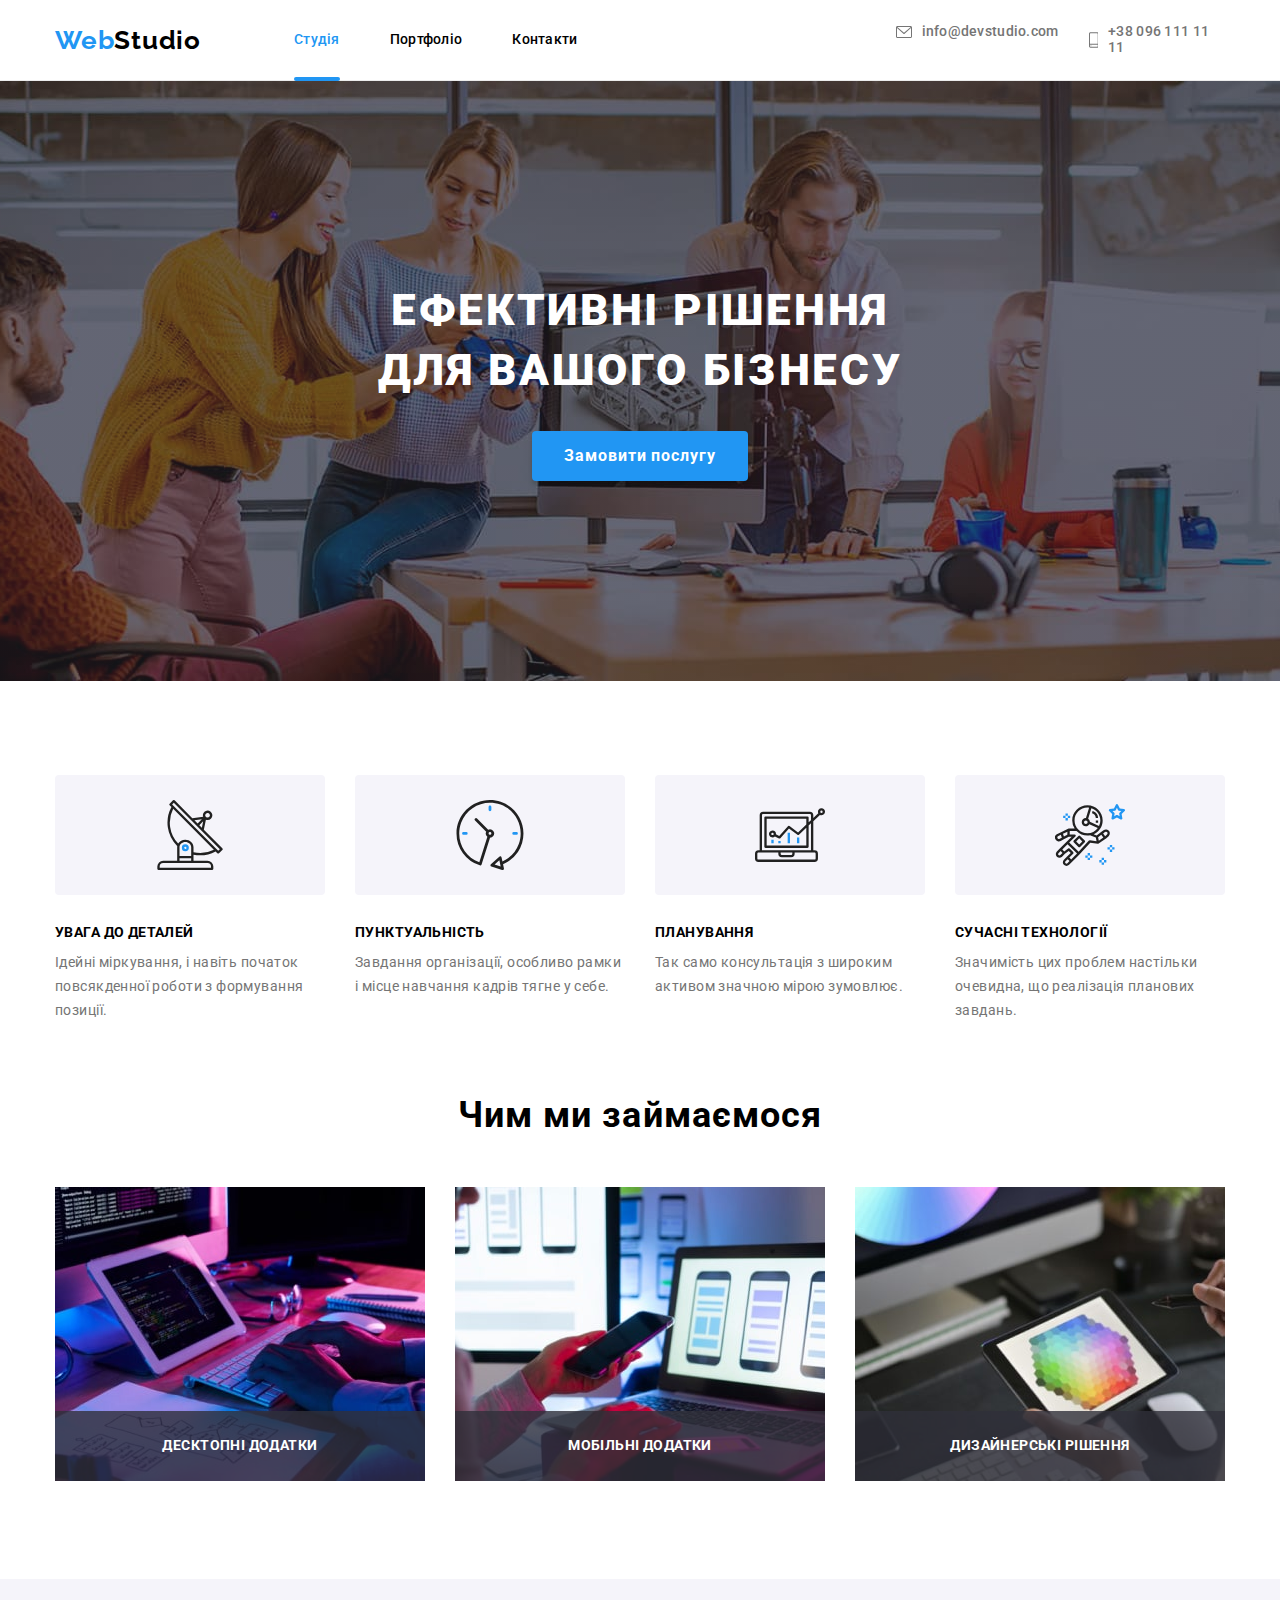
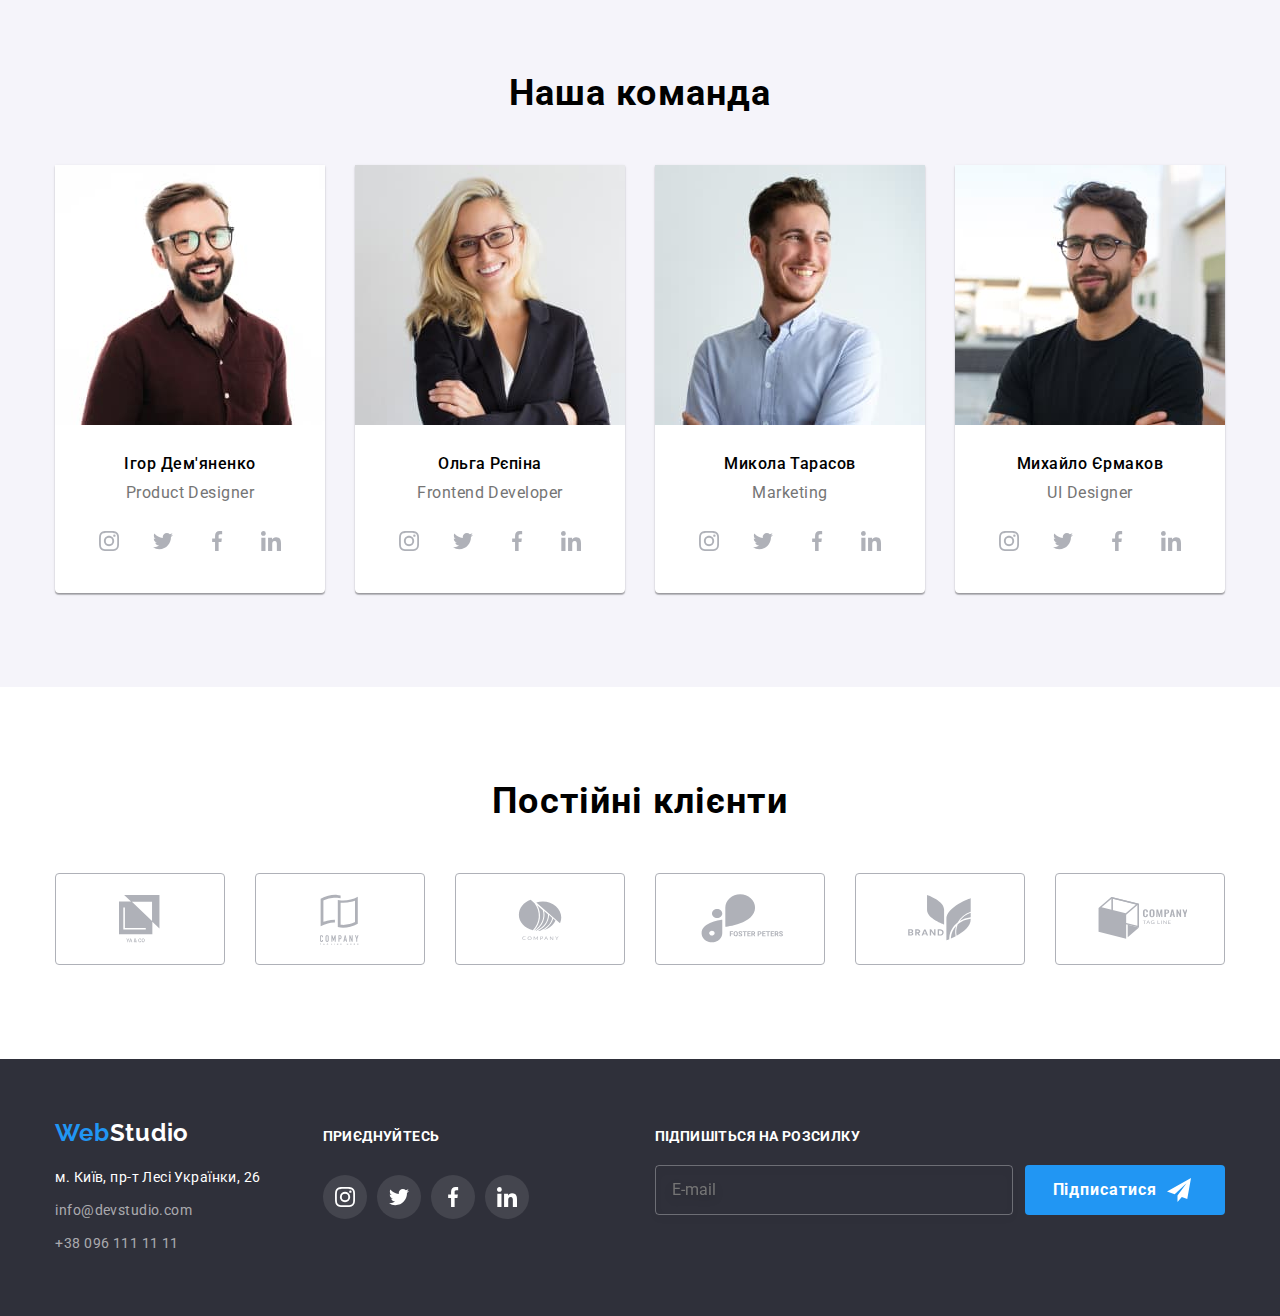
<file: index.html>
<!DOCTYPE html>
<html lang="uk">
  <head>
    <meta charset="UTF-8" />
    <meta http-equiv="X-UA-Compatible" content="IE=edge" />
    <meta name="viewport" content="width=device-width, initial-scale=1.0"/>
    <title>WebStudio</title>
    <link rel="preconnect" href="https://fonts.googleapis.com"/>
    <link rel="preconnect" href="https://fonts.gstatic.com" crossorigin/>
    <link
      href="https://fonts.googleapis.com/css2?family=Raleway:wght@700&family=Roboto:wght@400;500;700;900&display=swap"
      rel="stylesheet"/>
    <link
      rel="stylesheet"
      href="https://cdnjs.cloudflare.com/ajax/libs/modern-normalize/1.1.0/modern-normalize.min.css"/>
    <link rel="stylesheet" href="./css/main.min.css"/>
  </head>
  <body>
    <!-- Блок хедер -->
    <header class="page-header">
      <div class="main-nav container">
        <a href="./index.html" class="logo page-header__logo"><span class="logo">Web</span>Studio</a>
        <button
          type="button"
          class="menu-button"
          aria-expanded="false"
          aria-controls="menu-container"
          data-menu-button>
          <svg width="40" height="40" aria-label="Перемикач мобільного меню">
            <use class="icon-menu" href="./img/icons.svg#icon-menu"></use>
            <use class="icon-cross" href="./img/icons.svg#icon-cross"></use>
          </svg>
        </button>
        <nav class="header__nav">
          <ul class="site-nav marker">
            <li class="site-nav__item"><a href="" class="site-nav__link current">Студія</a></li>
            <li class="site-nav__item"><a href="./portfolio.html" class="site-nav__link">Портфоліо</a></li>
            <li class="site-nav__item"><a href="" class="site-nav__link">Контакти</a></li>
          </ul>
        </nav>
        <ul class="contacts marker">
          <li class="contacts__item">
            <a href="mailto:info@devstudio.com" class="contacts__list">
              <svg class="contacts__icon envelope" width="16" height="12">
                <use href="./img/icons.svg#icon-envelope"></use>
              </svg>
              info@devstudio.com</a>
          </li>
          <li class="contacts__item">
            <a href="tel:+380961111111" class="contacts__list">
              <svg class="contacts__icon smartphone" width="10" height="16">
                <use href="./img/icons.svg#icon-smartphone"></use></svg>
              +38 096 111 11 11</a>
          </li>
        </ul>
      </div>

      <div class="mobile-menu container" id="menu-container" data-menu>
        <nav class="mobile-menu__nav">
          <ul class="mobile-menu__list">
            <li class="mobile-menu__list-item">
              <a href="" class="mobile-menu__list-link current">Студія</a>
            </li>
            <li class="mobile-menu__list-item">
              <a href="./portfolio.html" class="mobile-menu__list-link">Портфоліо</a>
            </li>
            <li class="mobile-menu__list-item">
              <a href="" class="mobile-menu__list-link">Контакти</a>
            </li>
          </ul>
        </nav>
        <div class="mobile-menu__contacts">
          <ul class="mobile-contacts">
            <li class="mobile-contacts__item">
              <a href="tel:+380961111111" class="mobile-contacts__list--numbers"
                >+38 096 111 11 11</a>
            </li>
            <li class="mobile-contacts__item">
              <a href="mailto:info@devstudio.com" class="mobile-contacts__list--mail"
                >info@devstudio.com</a>
            </li>
          </ul>
          <ul class="soc-link__mobile">
            <li class="soc-link__item"><a href="" class="soc-link__link">Instagram</a></li>
            <li class="soc-link__item"><a href="" class="soc-link__link">Twitter</a></li>
            <li class="soc-link__item"><a href="" class="soc-link__link">Facebook</a></li>
            <li class="soc-link__item"><a href="" class="soc-link__link">LinkedIn</a></li>
          </ul>
        </div>
      </div>
    </header>
    <main>
      <!-- Герой -->
      <section class="hero">
        <div class="container">
          <h1 class="hero__title">Ефективні рішення для вашого бізнесу</h1>
          <button type="button" class="hero__btn" data-modal-open>Замовити послугу</button>
        </div>
      </section>
      <!-- Особливості -->
      <div class="container">
        <section class="features-section">
          <h2 hidden>Особливості</h2>
          <ul class="features marker">
            <li>
              <div class="features__svg">
                <svg width="70" height="70">
                  <use href="./img/icons.svg#icon-antenna"></use>
                </svg>
              </div>
              <h3 class="features__title">УВАГА ДО ДЕТАЛЕЙ</h3>
              <p class="features__text">
                Ідейні міркування, і навіть початок повсякденної роботи з формування позиції.
              </p>
            </li>
            <li>
              <div class="features__svg">
                <svg width="70" height="70">
                  <use href="./img/icons.svg#icon-clock"></use>
                </svg>
              </div>
              <h3 class="features__title">ПУНКТУАЛЬНІСТЬ</h3>
              <p class="features__text">
                Завдання організації, особливо рамки і місце навчання кадрів тягне у себе.
              </p>
            </li>
            <li>
              <div class="features__svg">
                <svg width="70" height="70">
                  <use href="./img/icons.svg#icon-diagram"></use>
                </svg>
              </div>
              <h3 class="features__title">ПЛАНУВАННЯ</h3>
              <p class="features__text">
                Так само консультація з широким активом значною мірою зумовлює.
              </p>
            </li>
            <li>
              <div class="features__svg">
                <svg width="70" height="70">
                  <use href="./img/icons.svg#icon-astronaut"></use>
                </svg>
              </div>
              <h3 class="features__title">СУЧАСНІ ТЕХНОЛОГІЇ</h3>
              <p class="features__text">
                Значимість цих проблем настільки очевидна, що реалізація планових завдань.
              </p>
            </li>
          </ul>
        </section>
      </div>
      <!-- Чим ми займаємось -->
      <section class="activity-section">
        <div class="container">
          <h2 class="activity__title">Чим ми займаємося</h2>
          <ul class="activity marker">
            <li>
              <div class="activity__work-thumb">
                <a href=""><img src="./img/box_1.jpg" alt="людина друкує на клавіатурі" width="370"/></a>
                <p class="activity__work-text">Десктопні додатки</p>
              </div>
            </li>
            <li>
              <div class="activity__work-thumb">
                <a href=""><img src="./img/box_2.jpg" alt="телефон і ноутбук" width="370"/></a>
                <p class="activity__work-text">Мобільні додатки</p>
              </div>
            </li>
            <li>
              <div class="activity__work-thumb">
                <a href=""><img src="./img/box_3.jpg" alt="малювання на планшеті" width="370"/></a>
                <p class="activity__work-text">Дизайнерські рішення</p>
              </div>
            </li>
          </ul>
        </div>
      </section>
      <!-- Наша команда -->
      <section class="team__section">
        <div class="team__box container">
          <h2 class="team__title">Наша команда</h2>
          <ul class="team marker">
            <li class="team-card">
              <picture>
                <source
                  srcset="./img/igor_desc.jpg 1x, ./img/igor_desc_2x.jpg 2x"
                  media="(min-width: 1200px)"
                />
                <source
                  srcset="./img/igor_tab.jpg 1x, ./img/igor_tab_2x.jpg 2x"
                  media="(min-width: 768px)"
                />
                <source
                  srcset="./img/igor_mob.jpg 1x, ./img/igor_mob_2x.jpg 2x"
                  media="(max-width: 767px)"
                />
                <img src="./img/igor_mob.jpg" alt="чоловік в окулярах" width="270"/>
              </picture>
              <h3 class="team-card__name">Ігор Дем'яненко</h3>
              <p class="team-card__role">Product Designer</p>
              <ul class="team-card__soc-list marker">
                <li class="team-card__soc-items">
                  <a href="#" class="team-card__soc-link">
                    <svg class="team-card__soc-icons" width="20" height="20">
                      <use href="./img/icons.svg#icon-instagram"></use>
                    </svg>
                  </a>
                </li>
                <li class="team-card__soc-items">
                  <a href="#" class="team-card__soc-link">
                    <svg class="team-card__soc-icons" width="20" height="20">
                      <use href="./img/icons.svg#icon-twitter"></use>
                    </svg>
                  </a>
                </li>
                <li class="team-card__soc-items">
                  <a href="#" class="team-card__soc-link">
                    <svg class="team-card__soc-icons" width="20" height="20">
                      <use href="./img/icons.svg#icon-facebook"></use>
                    </svg>
                  </a>
                </li>
                <li class="team-card__soc-items">
                  <a href="#" class="team-card__soc-link">
                    <svg class="team-card__soc-icons" width="20" height="20">
                      <use href="./img/icons.svg#icon-linkedin"></use>
                    </svg>
                  </a>
                </li>
              </ul>
            </li>
            <li class="team-card">
              <picture>
                <source
                  srcset="./img/olga_desc.jpg 1x, ./img/olga_desc_2x.jpg 2x"
                  media="(min-width: 1200px)"
                />
                <source
                  srcset="./img/olga_tab.jpg 1x, ./img/olga_tab_2x.jpg 2x"
                  media="(min-width: 768px)"
                />
                <source
                  srcset="./img/olga_mob.jpg 1x, ./img/olga_mob_2x.jpg 2x"
                  media="(max-width: 767px)"
                />
                <img src="./img/olga_mob.jpg" alt="жінка в костюмі" width="270"/>
              </picture>
              <h3 class="team-card__name">Ольга Рєпіна</h3>
              <p class="team-card__role">Frontend Developer</p>
              <ul class="team-card__soc-list marker">
                <li class="team-card__soc-items">
                  <a href="#" class="team-card__soc-link">
                    <svg class="team-card__soc-icons" width="20" height="20">
                      <use href="./img/icons.svg#icon-instagram"></use>
                    </svg>
                  </a>
                </li>
                <li class="team-card__soc-items">
                  <a href="#" class="team-card__soc-link">
                    <svg class="team-card__soc-icons" width="20" height="20">
                      <use href="./img/icons.svg#icon-twitter"></use>
                    </svg>
                  </a>
                </li>
                <li class="team-card__soc-items">
                  <a href="#" class="team-card__soc-link">
                    <svg class="team-card__soc-icons" width="20" height="20">
                      <use href="./img/icons.svg#icon-facebook"></use>
                    </svg>
                  </a>
                </li>
                <li class="team-card__soc-items">
                  <a href="#" class="team-card__soc-link">
                    <svg class="team-card__soc-icons" width="20" height="20">
                      <use href="./img/icons.svg#icon-linkedin"></use>
                    </svg>
                  </a>
                </li>
              </ul>
            </li>
            <li class="team-card">
              <picture>
                <source
                  srcset="./img/mykola_desc.jpg 1x, ./img/mykola_desc_2x.jpg 2x"
                  media="(min-width: 1200px)"
                />
                <source
                  srcset="./img/mykola_tab.jpg 1x, ./img/mykola_tab_2x.jpg 2x"
                  media="(min-width: 768px)"
                />
                <source
                  srcset="./img/mykola_mob.jpg 1x, ./img/mykola_mob_2x.jpg 2x"
                  media="(max-width: 767px)"
                />
                <img src="./img/mykola_mob.jpg" alt="усміхнений чоловік" width="270"/>
              </picture>
              <h3 class="team-card__name">Микола Тарасов</h3>
              <p class="team-card__role">Marketing</p>
              <ul class="team-card__soc-list marker">
                <li class="team-card__soc-items">
                  <a href="#" class="team-card__soc-link">
                    <svg class="team-card__soc-icons" width="20" height="20">
                      <use href="./img/icons.svg#icon-instagram"></use>
                    </svg>
                  </a>
                </li>
                <li class="team-card__soc-items">
                  <a href="#" class="team-card__soc-link">
                    <svg class="team-card__soc-icons" width="20" height="20">
                      <use href="./img/icons.svg#icon-twitter"></use>
                    </svg>
                  </a>
                </li>
                <li class="team-card__soc-items">
                  <a href="#" class="team-card__soc-link">
                    <svg class="team-card__soc-icons" width="20" height="20">
                      <use href="./img/icons.svg#icon-facebook"></use>
                    </svg>
                  </a>
                </li>
                <li class="team-card__soc-items">
                  <a href="#" class="team-card__soc-link">
                    <svg class="team-card__soc-icons" width="20" height="20">
                      <use href="./img/icons.svg#icon-linkedin"></use>
                    </svg>
                  </a>
                </li>
              </ul>
            </li>
            <li class="team-card">
              <picture>
                <source
                  srcset="./img/myhailo_desc.jpg 1x, ./img/myhailo_desc_2x.jpg 2x"
                  media="(min-width: 1200px)"
                />
                <source
                  srcset="./img/myhailo_tab.jpg 1x, ./img/myhailo_tab_2x.jpg 2x"
                  media="(min-width: 768px)"
                />
                <source
                  srcset="./img/myhailo_mob.jpg 1x, ./img/myhailo_mob_2x.jpg 2x"
                  media="(max-width: 767px)"
                />
                <img src="./img/myhailo_mob.jpg" alt="чоловік в окулярах" width="270"/>
              </picture>
              <h3 class="team-card__name">Михайло Єрмаков</h3>
              <p class="team-card__role">UI Designer</p>
              <ul class="team-card__soc-list marker">
                <li class="team-card__soc-items">
                  <a href="#" class="team-card__soc-link">
                    <svg class="team-card__soc-icons" width="20" height="20">
                      <use href="./img/icons.svg#icon-instagram"></use>
                    </svg>
                  </a>
                </li>
                <li class="team-card__soc-items">
                  <a href="#" class="team-card__soc-link">
                    <svg class="team-card__soc-icons" width="20" height="20">
                      <use href="./img/icons.svg#icon-twitter"></use>
                    </svg>
                  </a>
                </li>
                <li class="team-card__soc-items">
                  <a href="#" class="team-card__soc-link">
                    <svg class="team-card__soc-icons" width="20" height="20">
                      <use href="./img/icons.svg#icon-facebook"></use>
                    </svg>
                  </a>
                </li>
                <li class="team-card__soc-items">
                  <a href="#" class="team-card__soc-link">
                    <svg class="team-card__soc-icons" width="20" height="20">
                      <use href="./img/icons.svg#icon-linkedin"></use>
                    </svg>
                  </a>
                </li>
              </ul>
            </li>
          </ul>
        </div>
      </section>
      <!-- Постійні клієнти -->
      <section class="client-section container">
        <h2 class="client-title">Постійні клієнти</h2>
        <ul class="client-list marker">
          <li class="client-item">
            <a href="#" class="client-link">
              <svg class="client-icon" width="42" height="48">
                <use href="./img/icons.svg#icon-first_logo"></use>
              </svg>
            </a>
          </li>
          <li class="client-item">
            <a href="#" class="client-link">
              <svg class="client-icon" width="40" height="53">
                <use href="./img/icons.svg#icon-second_logo"></use>
              </svg>
            </a>
          </li>
          <li class="client-item">
            <a href="#" class="client-link">
              <svg class="client-icon" width="44" height="42">
                <use href="./img/icons.svg#icon-third_logo"></use>
              </svg>
            </a>
          </li>
          <li class="client-item">
            <a href="#" class="client-link">
              <svg class="client-icon" width="89" height="49">
                <use href="./img/icons.svg#icon-fourth_logo"></use>
              </svg>
            </a>
          </li>
          <li class="client-item">
            <a href="#" class="client-link">
              <svg class="client-icon" width="66" height="48">
                <use href="./img/icons.svg#icon-fifth_logo"></use>
              </svg>
            </a>
          </li>
          <li class="client-item">
            <a href="#" class="client-link">
              <svg class="client-icon" width="94" height="44">
                <use href="./img/icons.svg#icon-six_logo"></use>
              </svg>
            </a>
          </li>
        </ul>
      </section>
    </main>
    <footer class="footer">
      <div class="address container">
        <div class="tablet-box">
          <div class="footer-address-box">
            <address>
              <a href="./index.html" class="logo-footer-main"
                >Web<span class="logo-footer">Studio</span></a
              >
              <p class="address-point">м. Київ, пр-т Лесі Українки, 26</p>
              <ul class="marker">
                <li class="foot-addr-item">
                  <a href="mailto:info@devstudio.com" class="contacts-list">info@devstudio.com</a>
                </li>
                <li class="foot-addr-item">
                  <a href="tel:+380961111111" class="contacts-list">+38 096 111 11 11</a>
                </li>
              </ul>
            </address>
          </div>

          <div class="footer-soc-box">
            <h3 class="footer-soc-title">Приєднуйтесь</h3>
            <ul class="footer-soc-list marker">
              <li class="footer-soc-items">
                <a href="#" class="footer-soc-link">
                  <svg class="footer-soc-icons" width="20" height="20">
                    <use href="./img/icons.svg#icon-instagram"></use>
                  </svg>
                </a>
              </li>
              <li class="footer-soc-items">
                <a href="#" class="footer-soc-link">
                  <svg class="footer-soc-icons" width="20" height="20">
                    <use href="./img/icons.svg#icon-twitter"></use>
                  </svg>
                </a>
              </li>
              <li class="footer-soc-items">
                <a href="#" class="footer-soc-link">
                  <svg class="footer-soc-icons" width="20" height="20">
                    <use href="./img/icons.svg#icon-facebook"></use>
                  </svg>
                </a>
              </li>
              <li class="footer-soc-items">
                <a href="#" class="footer-soc-link">
                  <svg class="footer-soc-icons" width="20" height="20">
                    <use href="./img/icons.svg#icon-linkedin"></use>
                  </svg>
                </a>
              </li>
            </ul>
          </div>
        </div>
        <form class="form-subscribe" autocomplete="off">
          <h3 class="label-subscribe">Підпишіться на розсилку</h3>
          <div class="subscribe-box">
            <label class="field-subscribe" for="footer-email">
              <input type="email" class="input-subscribe" name="email" placeholder="E-mail" id="footer-email"/>
            </label>
            <button type="submit" class="btn-subscribe">
              Підписатися
              <svg width="24" height="24" class="subscribe-icon">
                <use href="./img/icons.svg#icon-send"></use>
              </svg>
            </button>
          </div>
        </form>
      </div>
    </footer>
    <div class="backdrop is-hidden" data-modal>
      <div class="modal">
        <button type="button" class="modal-close" data-modal-close>
          <svg class="modal-close-btn" width="18" height="18">
            <use href="./img/icons.svg#icon-close-btn"></use>
          </svg>
        </button>
        <p class="modal-heading">Залиште свої дані, ми вам передзвонимо</p>
        <form action="defoult.html">
          <label for="name" class="modal-label">Ім'я</label>
          <div class="modal-input-group">
            <input type="text" class="modal-input" name="name" id="name"/>
            <svg class="modal-input-icon" width="18" height="18">
              <use href="./img/icons.svg#icon-person"></use>
            </svg>
          </div>
          <label for="tel" class="modal-label">Телефон</label>
          <div class="modal-input-group">
            <input type="tel" class="modal-input" name="tel" id="tel"/>
            <svg class="modal-input-icon" width="18" height="18">
              <use href="./img/icons.svg#icon-phone"></use>
            </svg>
          </div>
          <label for="email" class="modal-label">Пошта</label>
          <div class="modal-input-group">
            <input type="email" class="modal-input" name="email" id="email"/>
            <svg class="modal-input-icon" width="18" height="18">
              <use href="./img/icons.svg#icon-email"></use>
            </svg>
          </div>
          <div class="modal-input-group">
            <label for="comment" class="modal-label">Коментар</label>
            <textarea
              name="comment"
              id="comment"
              class="modal-text"
              placeholder="Введіть текст"
            ></textarea>
          </div>
          <input type="checkbox" id="checkbox" name="checkbox" class="modal-checkbox"/>
          <label for="checkbox" class="modal-checkbox-label">
            <span class="modal-check-icon">
              <svg width="16" height="15">
                <use href="./img/icons.svg#icon-check"></use></svg></span
            >Погоджуюся з розсилкою та приймаю
            <div>
              <a href="index.html" target="_blank" class="modal-link">Умови договору</a>
            </div>
          </label>
          <button type="submit" class="modal-btn">Відправити</button>
        </form>
      </div>
    </div>
    <script src="./js/modal.js"></script>
    <script src="./js/mobile-menu.js"></script>
  </body>
</html>
</file>
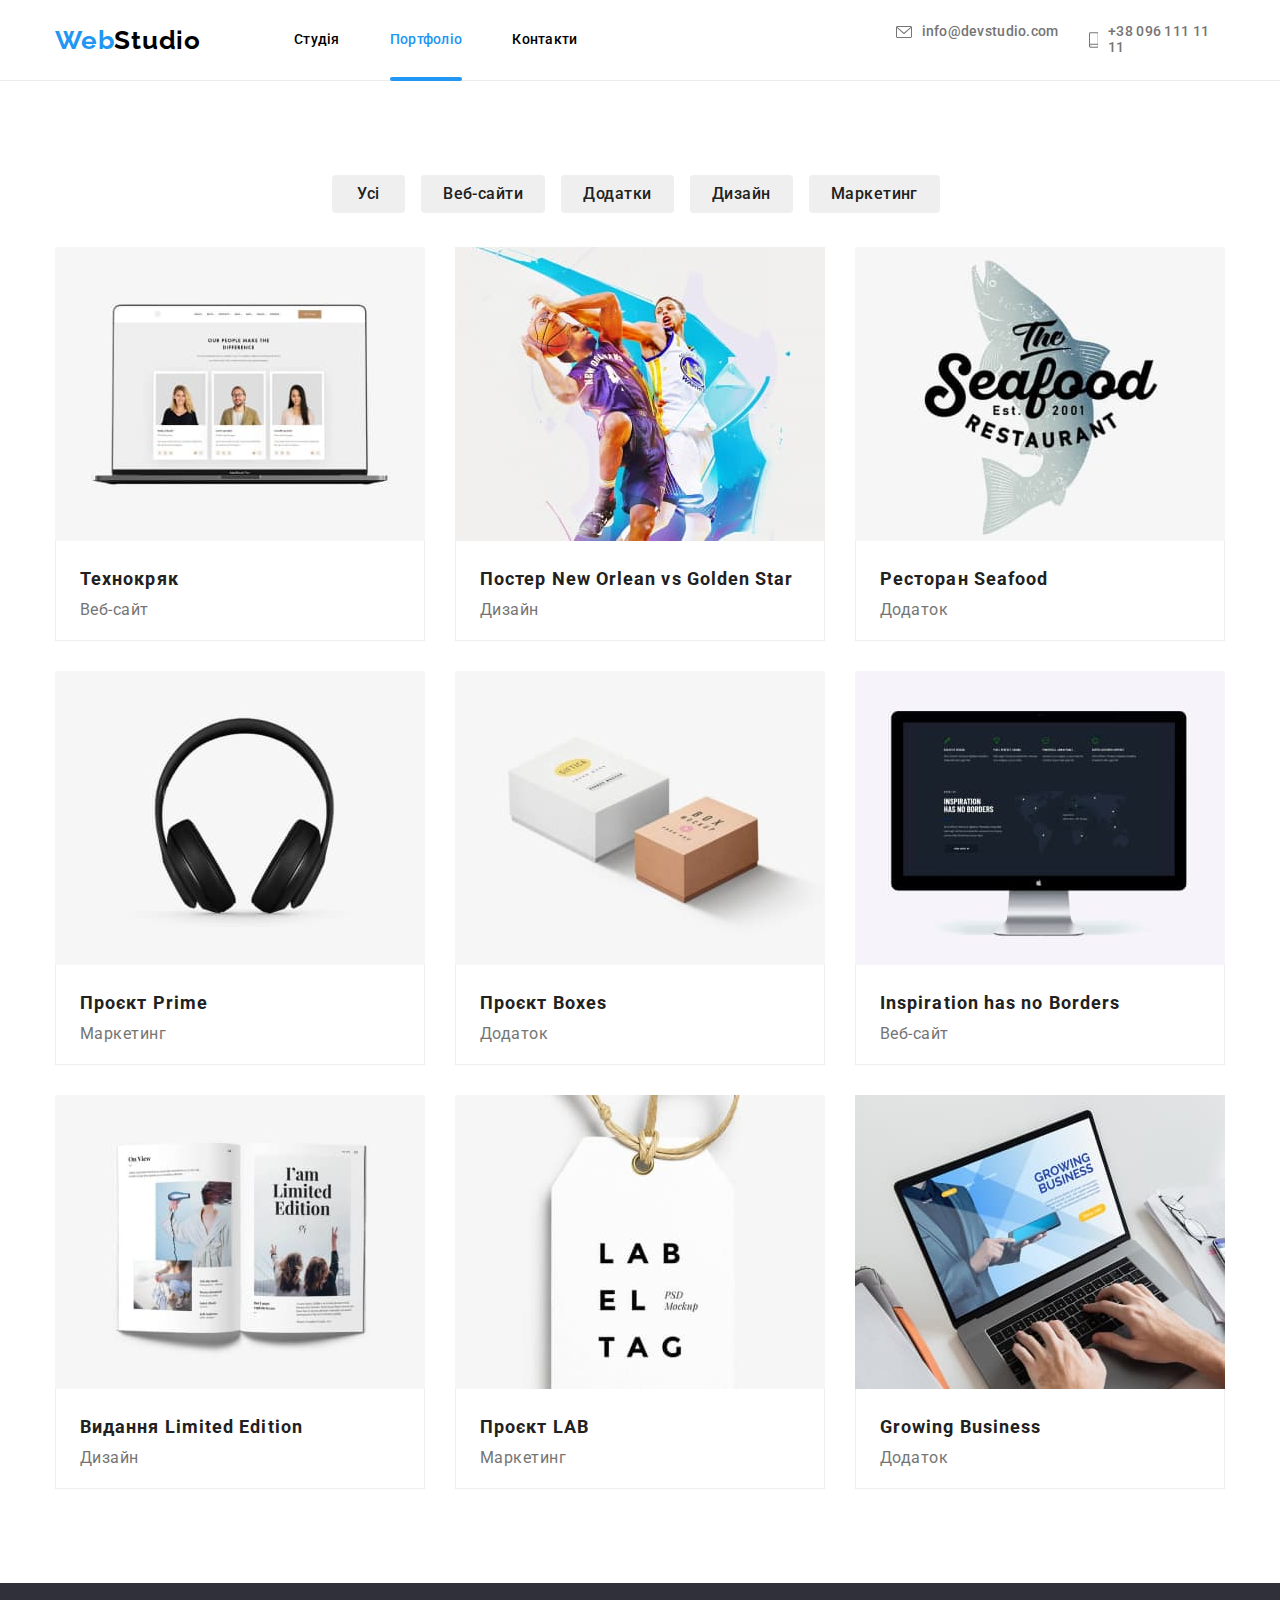
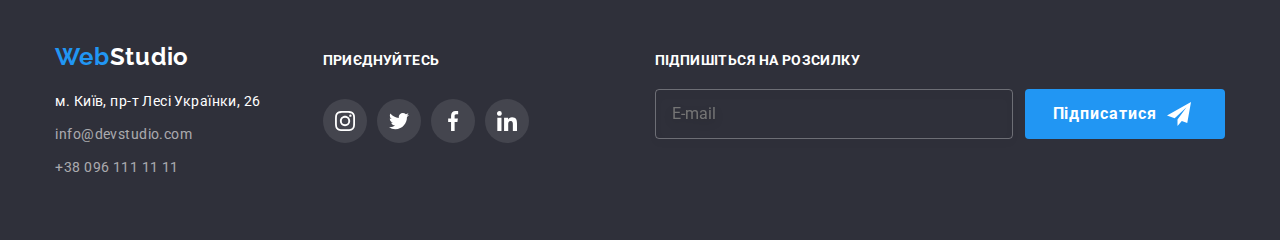
<file: portfolio.html>
<!DOCTYPE html>
<html lang="uk">
  <head>
    <meta charset="UTF-8" />
    <meta http-equiv="X-UA-Compatible" content="IE=edge" />
    <meta name="viewport" content="width=device-width, initial-scale=1.0" />
    <title>Portfolio</title>
    <link rel="preconnect" href="https://fonts.googleapis.com" />
    <link rel="preconnect" href="https://fonts.gstatic.com" crossorigin />
    <link
      href="https://fonts.googleapis.com/css2?family=Raleway:wght@700&family=Roboto:wght@400;500;700;900&display=swap"
      rel="stylesheet"
    />
    <link
      rel="stylesheet"
      href="https://cdnjs.cloudflare.com/ajax/libs/modern-normalize/1.1.0/modern-normalize.min.css"
    />
    <link rel="stylesheet" href="./css/main.min.css" />
  </head>
  <body>
    <header class="page-header">
      <div class="container main-nav">
        <a href="./index.html" class="logo page-header__logo"
          ><span class="logo">Web</span>Studio</a
        >
        <button
          type="button"
          class="menu-button"
          aria-expanded="false"
          aria-controls="menu-container"
          data-menu-button
        >
          <svg width="40" height="40" aria-label="Перемикач мобільного меню">
            <use class="icon-menu" href="./img/icons.svg#icon-menu"></use>
            <use class="icon-cross" href="./img/icons.svg#icon-cross"></use>
          </svg>
        </button>
        <nav class="header__nav">
          <ul class="site-nav marker">
            <li class="site-nav__item"><a href="./index.html" class="site-nav__link">Студія</a></li>
            <li class="site-nav__item"><a href="" class="site-nav__link current">Портфоліо</a></li>
            <li class="site-nav__item"><a href="" class="site-nav__link">Контакти</a></li>
          </ul>
          <button type="button" class="menu-button is-open" aria-expanded="false" data-menu-button>
            <svg width="40" height="40" aria-label="Перемикач мобільного меню">
              <use class="icon-menu" href="./img/icons.svg#icon-menu"></use>
              <use class="icon-cross" href="./img/icons.svg#icon-cross"></use>
            </svg>
          </button>
        </nav>
        <ul class="contacts marker">
          <li class="contacts__item">
            <a href="mailto:info@devstudio.com" class="contacts__list">
              <svg class="contacts__icon envelope" width="16" height="12">
                <use href="./img/icons.svg#icon-envelope"></use>
              </svg>
              info@devstudio.com</a
            >
          </li>
          <li class="contacts__item">
            <a href="tel:+380961111111" class="contacts__list">
              <svg class="contacts__icon smartphone" width="10" height="16">
                <use href="./img/icons.svg#icon-smartphone"></use></svg
              >+38 096 111 11 11</a
            >
          </li>
        </ul>
        <div class="mobile-menu container" id="menu-container" data-menu>
          <nav class="mobile-menu__nav">
            <ul class="mobile-menu__list">
              <li class="mobile-menu__list-item">
                <a href="./index.html" class="mobile-menu__list-link">Студія</a>
              </li>
              <li class="mobile-menu__list-item">
                <a href="./portfolio.html" class="mobile-menu__list-link current">Портфоліо</a>
              </li>
              <li class="mobile-menu__list-item">
                <a href="" class="mobile-menu__list-link">Контакти</a>
              </li>
            </ul>
          </nav>
          <div class="mobile-menu__contacts">
            <ul class="mobile-contacts">
              <li class="mobile-contacts__item">
                <a href="tel:+380961111111" class="mobile-contacts__list--numbers"
                  >+38 096 111 11 11</a
                >
              </li>
              <li class="mobile-contacts__item">
                <a href="mailto:info@devstudio.com" class="mobile-contacts__list--mail"
                  >info@devstudio.com</a
                >
              </li>
            </ul>
            <ul class="soc-link__mobile">
              <li class="soc-link__item"><a href="" class="soc-link__link">Instagram</a></li>
              <li class="soc-link__item"><a href="" class="soc-link__link">Twitter</a></li>
              <li class="soc-link__item"><a href="" class="soc-link__link">Facebook</a></li>
              <li class="soc-link__item"><a href="" class="soc-link__link">LinkedIn</a></li>
            </ul>
          </div>
        </div>
      </div>
    </header>
    <main>
      <section class="portfolio-section">
        <div class="portfolio container">
          <h1 class="projects">Наші роботи</h1>
          <ul class="project-btn marker">
            <li><button type="button" class="project-filter-btn">Усі</button></li>
            <li><button type="button" class="project-filter-btn">Веб-сайти</button></li>
            <li><button type="button" class="project-filter-btn">Додатки</button></li>
            <li><button type="button" class="project-filter-btn">Дизайн</button></li>
            <li><button type="button" class="project-filter-btn">Маркетинг</button></li>
          </ul>
          <ul class="project-box marker">
            <li class="portfolio-list">
              <div class="portfolio-thumb">
                <picture>
                  <source
                    srcset="./img/imgportf_desc_1.jpg 1x, ./img/imgportf_desc_1_2x.jpg 2x"
                    media="(min-width: 1200px)"
                  />
                  <source
                    srcset="./img/imgportf_tab_1.jpg 1x, ./img/imgportf_tab_1_2x.jpg 2x"
                    media="(min-width: 768px)"
                  />
                  <source
                    srcset="./img/imgportf_mob_1.jpg 1x, ./img/imgportf_mob_1_2x.jpg 2x"
                    media="(max-width: 767px)"
                  />
                  <img src="./img/imgportf_mob_1.jpg" alt="макет сайту на ноутбуці" width="370" />
                </picture>
                <a href=""></a>
                <p class="portfolio-cover-text">
                  Ресурс пропонує комплексні пропозиції з різним рівнем функціоналу та сервісів. Все
                  це дозволить відвідувачу отримати вичерпні відомості про компанію чи приватну
                  особу.
                </p>
              </div>
              <div class="pr-box">
                <h2 class="project-title">Технокряк</h2>
                <p class="project-dsc">Веб-сайт</p>
              </div>
            </li>
            <li class="portfolio-list">
              <div class="portfolio-thumb">
                <picture>
                  <source
                    srcset="./img/imgportf_desc_2.jpg 1x, ./img/imgportf_desc_2_2x.jpg 2x"
                    media="(min-width: 1200px)"
                  />
                  <source
                    srcset="./img/imgportf_tab_2.jpg 1x, ./img/imgportf_tab_2_2x.jpg 2x"
                    media="(min-width: 768px)"
                  />
                  <source
                    srcset="./img/imgportf_mob_2.jpg 1x, ./img/imgportf_mob_2_2x.jpg 2x"
                    media="(max-width: 767px)"
                  />
                  <img
                    src="./img/imgportf_mob_2.jpg"
                    alt="два баскетболіста з м'ячем"
                    width="370"
                  />
                </picture>
                <a href=""></a>
                <p class="portfolio-cover-text">
                  Ресурс пропонує комплексні пропозиції з різним рівнем функціоналу та сервісів. Все
                  це дозволить відвідувачу отримати вичерпні відомості про компанію чи приватну
                  особу.
                </p>
              </div>
              <div class="pr-box">
                <h2 class="project-title">Постер New Orlean vs Golden Star</h2>
                <p class="project-dsc">Дизайн</p>
              </div>
            </li>
            <li class="portfolio-list">
              <div class="portfolio-thumb">
                <picture>
                  <source
                    srcset="./img/imgportf_desc_3.jpg 1x, ./img/imgportf_desc_3_2x.jpg 2x"
                    media="(min-width: 1200px)"
                  />
                  <source
                    srcset="./img/imgportf_tab_3.jpg 1x, ./img/imgportf_tab_3_2x.jpg 2x"
                    media="(min-width: 768px)"
                  />
                  <source
                    srcset="./img/imgportf_mob_3.jpg 1x, ./img/imgportf_mob_3_2x.jpg 2x"
                    media="(max-width: 767px)"
                  />
                  <img src="./img/imgportf_mob_3.jpg" alt="логотип ресторану Seafood" width="370" />
                </picture>
                <a href=""></a>
                <p class="portfolio-cover-text">
                  Ресурс пропонує комплексні пропозиції з різним рівнем функціоналу та сервісів. Все
                  це дозволить відвідувачу отримати вичерпні відомості про компанію чи приватну
                  особу.
                </p>
              </div>
              <div class="pr-box">
                <h2 class="project-title">Ресторан Seafood</h2>
                <p class="project-dsc">Додаток</p>
              </div>
            </li>
            <li class="portfolio-list">
              <div class="portfolio-thumb">
                <picture>
                  <source
                    srcset="./img/imgportf_desc_4.jpg 1x, ./img/imgportf_desc_4_2x.jpg 2x"
                    media="(min-width: 1200px)"
                  />
                  <source
                    srcset="./img/imgportf_tab_4.jpg 1x, ./img/imgportf_tab_4_2x.jpg 2x"
                    media="(min-width: 768px)"
                  />
                  <source
                    srcset="./img/imgportf_mob_4.jpg 1x, ./img/imgportf_mob_4_2x.jpg 2x"
                    media="(max-width: 767px)"
                  />
                  <img src="./img/./img/imgportf_mob_4.jpg" alt="навушники" width="370" />
                </picture>
                <a href=""></a>
                <p class="portfolio-cover-text">
                  Ресурс пропонує комплексні пропозиції з різним рівнем функціоналу та сервісів. Все
                  це дозволить відвідувачу отримати вичерпні відомості про компанію чи приватну
                  особу.
                </p>
              </div>
              <div class="pr-box">
                <h2 class="project-title">Проєкт Prime</h2>
                <p class="project-dsc">Маркетинг</p>
              </div>
            </li>
            <li class="portfolio-list">
              <div class="portfolio-thumb">
                <picture>
                  <source
                    srcset="./img/imgportf_desc_5.jpg 1x, ./img/imgportf_desc_5_2x.jpg 2x"
                    media="(min-width: 1200px)"
                  />
                  <source
                    srcset="./img/imgportf_tab_5.jpg 1x, ./img/imgportf_tab_5_2x.jpg 2x"
                    media="(min-width: 768px)"
                  />
                  <source
                    srcset="./img/imgportf_mob_5.jpg 1x, ./img/imgportf_mob_5_2x.jpg 2x"
                    media="(max-width: 767px)"
                  />
                  <img
                    src="./img/imgportf_mob_5.jpg"
                    alt="дві коробки біла і коричнева"
                    width="370"
                  />
                </picture>
                <a href=""></a>
                <p class="portfolio-cover-text">
                  Ресурс пропонує комплексні пропозиції з різним рівнем функціоналу та сервісів. Все
                  це дозволить відвідувачу отримати вичерпні відомості про компанію чи приватну
                  особу.
                </p>
              </div>
              <div class="pr-box">
                <h2 class="project-title">Проєкт Boxes</h2>
                <p class="project-dsc">Додаток</p>
              </div>
            </li>
            <li class="portfolio-list">
              <div class="portfolio-thumb">
                <picture>
                  <source
                    srcset="./img/imgportf_desc_6.jpg 1x, ./img/imgportf_desc_6_2x.jpg 2x"
                    media="(min-width: 1200px)"
                  />
                  <source
                    srcset="./img/imgportf_tab_6.jpg 1x, ./img/imgportf_tab_6_2x.jpg 2x"
                    media="(min-width: 768px)"
                  />
                  <source
                    srcset="./img/imgportf_mob_6.jpg 1x, ./img/imgportf_mob_6_2x.jpg 2x"
                    media="(max-width: 767px)"
                  />
                  <img src="./img/imgportf_mob_6.jpg" alt="apple iMac" width="370" />
                </picture>
                <a href=""></a>
                <p class="portfolio-cover-text">
                  Ресурс пропонує комплексні пропозиції з різним рівнем функціоналу та сервісів. Все
                  це дозволить відвідувачу отримати вичерпні відомості про компанію чи приватну
                  особу.
                </p>
              </div>
              <div class="pr-box">
                <h2 class="project-title">Inspiration has no Borders</h2>
                <p class="project-dsc">Веб-сайт</p>
              </div>
            </li>
            <li class="portfolio-list">
              <div class="portfolio-thumb">
                <picture>
                  <source
                    srcset="./img/imgportf_desc_7.jpg 1x, ./img/imgportf_desc_7_2x.jpg 2x"
                    media="(min-width: 1200px)"
                  />
                  <source
                    srcset="./img/imgportf_tab_7.jpg 1x, ./img/imgportf_tab_7_2x.jpg 2x"
                    media="(min-width: 768px)"
                  />
                  <source
                    srcset="./img/imgportf_mob_7.jpg 1x, ./img/imgportf_mob_7_2x.jpg 2x"
                    media="(max-width: 767px)"
                  />
                  <img src="./img/imgportf_mob_7.jpg" alt="розворот журналу" width="370" />
                </picture>
                <a href=""></a>
                <p class="portfolio-cover-text">
                  Ресурс пропонує комплексні пропозиції з різним рівнем функціоналу та сервісів. Все
                  це дозволить відвідувачу отримати вичерпні відомості про компанію чи приватну
                  особу.
                </p>
              </div>
              <div class="pr-box">
                <h2 class="project-title">Видання Limited Edition</h2>
                <p class="project-dsc">Дизайн</p>
              </div>
            </li>
            <li class="portfolio-list">
              <div class="portfolio-thumb">
                <picture>
                  <source
                    srcset="./img/imgportf_desc_8.jpg 1x, ./img/imgportf_desc_8_2x.jpg 2x"
                    media="(min-width: 1200px)"
                  />
                  <source
                    srcset="./img/imgportf_tab_8.jpg 1x, ./img/imgportf_tab_8_2x.jpg 2x"
                    media="(min-width: 768px)"
                  />
                  <source
                    srcset="./img/imgportf_mob_8.jpg 1x, ./img/imgportf_mob_8_2x.jpg 2x"
                    media="(max-width: 767px)"
                  />
                  <img
                    src="./img/imgportf_mob_8.jpg"
                    alt="бірка на шнурку з логотипом"
                    width="370"
                  />
                </picture>
                <a href=""></a>
                <p class="portfolio-cover-text">
                  Ресурс пропонує комплексні пропозиції з різним рівнем функціоналу та сервісів. Все
                  це дозволить відвідувачу отримати вичерпні відомості про компанію чи приватну
                  особу.
                </p>
              </div>
              <div class="pr-box">
                <h2 class="project-title">Проєкт LAB</h2>
                <p class="project-dsc">Маркетинг</p>
              </div>
            </li>
            <li class="portfolio-list">
              <div class="portfolio-thumb">
                <picture>
                  <source
                    srcset="./img/imgportf_desc_9.jpg 1x, ./img/imgportf_desc_9_2x.jpg 2x"
                    media="(min-width: 1200px)"
                  />
                  <source
                    srcset="./img/imgportf_tab_9.jpg 1x, ./img/imgportf_tab_9_2x.jpg 2x"
                    media="(min-width: 768px)"
                  />
                  <source
                    srcset="./img/imgportf_mob_9.jpg 1x, ./img/imgportf_mob_9_2x.jpg 2x"
                    media="(max-width: 767px)"
                  />
                  <img src="./img/imgportf_mob_9.jpg" alt="мужчина працює на леп топ" width="370" />
                </picture>
                <a href=""></a>
                <p class="portfolio-cover-text">
                  Ресурс пропонує комплексні пропозиції з різним рівнем функціоналу та сервісів. Все
                  це дозволить відвідувачу отримати вичерпні відомості про компанію чи приватну
                  особу.
                </p>
              </div>
              <div class="pr-box">
                <h2 class="project-title">Growing Business</h2>
                <p class="project-dsc">Додаток</p>
              </div>
            </li>
          </ul>
        </div>
      </section>
    </main>
    <footer class="footer">
      <div class="address container">
        <div class="tablet-box">
          <div class="footer-address-box">
            <address>
              <a href="./index.html" class="logo-footer-main"
                >Web<span class="logo-footer">Studio</span></a
              >
              <p class="address-point">м. Київ, пр-т Лесі Українки, 26</p>
              <ul class="marker">
                <li class="foot-addr-item">
                  <a href="mailto:info@devstudio.com" class="contacts-list">info@devstudio.com</a>
                </li>
                <li class="foot-addr-item">
                  <a href="tel:+380961111111" class="contacts-list">+38 096 111 11 11</a>
                </li>
              </ul>
            </address>
          </div>

          <div class="footer-soc-box">
            <h3 class="footer-soc-title">Приєднуйтесь</h3>
            <ul class="footer-soc-list marker">
              <li class="footer-soc-items">
                <a href="#" class="footer-soc-link">
                  <svg class="footer-soc-icons" width="20" height="20">
                    <use href="./img/icons.svg#icon-instagram"></use>
                  </svg>
                </a>
              </li>
              <li class="footer-soc-items">
                <a href="#" class="footer-soc-link">
                  <svg class="footer-soc-icons" width="20" height="20">
                    <use href="./img/icons.svg#icon-twitter"></use>
                  </svg>
                </a>
              </li>
              <li class="footer-soc-items">
                <a href="#" class="footer-soc-link">
                  <svg class="footer-soc-icons" width="20" height="20">
                    <use href="./img/icons.svg#icon-facebook"></use>
                  </svg>
                </a>
              </li>
              <li class="footer-soc-items">
                <a href="#" class="footer-soc-link">
                  <svg class="footer-soc-icons" width="20" height="20">
                    <use href="./img/icons.svg#icon-linkedin"></use>
                  </svg>
                </a>
              </li>
            </ul>
          </div>
        </div>
        <form class="form-subscribe" autocomplete="off">
          <h3 class="label-subscribe">Підпишіться на розсилку</h3>
          <div class="subscribe-box">
            <label class="field-subscribe">
              <input type="email" class="input-subscribe" name="email" placeholder="E-mail" />
            </label>
            <button type="submit" class="btn-subscribe">
              Підписатися
              <svg width="24" height="24" class="subscribe-icon">
                <use href="./img/icons.svg#icon-send"></use>
              </svg>
            </button>
          </div>
        </form>
      </div>
    </footer>
    <script src="./js/mobile-menu.js"></script>
  </body>
</html>
</file>
<file: css/main.min.css>
body{font-family:"Roboto",sans-serif;letter-spacing:.03em;background:#fff}img{display:block;width:100%;height:auto}a{text-decoration:none}.marker{list-style:none;padding:0;margin:0}h1,h2,h3,h4,h5,h6,p,ul{margin-top:0;margin-bottom:0}.container{padding-left:15px;padding-right:15px;margin-left:auto;margin-right:auto;width:100%}@media screen and (min-width: 480px){.container{width:480px}}@media screen and (min-width: 768px){.container{width:768px}}@media screen and (min-width: 1200px){.container{width:1200px}}.page-header{margin-right:auto;margin-left:auto;border-bottom:1px solid #ececec}@media screen and (max-width: 767px){.page-header{max-width:768px}}@media screen and (min-width: 960px){.page-header{max-width:1600px}}.main-nav{height:60px}@media screen and (min-width: 768px){.main-nav{display:flex;align-items:center;height:80px}}.site-nav{display:flex}.site-nav__item{position:relative;margin-right:50px}.site-nav__item:last-child{margin-right:0}@media screen and (max-width: 767px){.site-nav{display:none}}@media screen and (min-width: 768px)and (max-width: 960px){.site-nav{margin-left:87px}}.site-nav__link{display:block;padding-top:32px;padding-bottom:32px;font-weight:500;font-size:14px;line-height:1.14;letter-spacing:0.02em;color:#000;text-decoration:none;cursor:pointer;transition:250ms cubic-bezier(0.4, 0, 0.2, 1)}.site-nav__link:hover,.site-nav__link:focus{color:#2196f3}.site-nav__link.current{color:#2196f3}.site-nav__link.current::after{display:rgba(0,0,0,0)}@media screen and (min-width: 768px){.site-nav__link.current::after{content:"";position:absolute;left:0;bottom:-1px;width:100%;height:4px;background-color:#2196f3;border-radius:2px}}@media screen and (min-width: 767px){.site-nav__link{font-size:14px;line-height:1.14;letter-spacing:0.02em;padding-top:32px;padding-bottom:32px}}@media screen and (max-width: 767px){.header__nav{display:none}}@media screen and (min-width: 960px){.header__nav{margin-left:93px}}.contacts{display:flex;flex-wrap:wrap;gap:10px}@media screen and (min-width: 1200px){.contacts{margin-left:318px;display:flex;flex-wrap:nowrap;gap:0px}}@media screen and (min-width: 768px)and (max-width: 1199px){.contacts{margin-left:77px}}.contacts__list{font-weight:500;font-size:14px;line-height:1.14;letter-spacing:0.02em;color:#757575;text-decoration:none;display:flex;align-items:center;transition:250ms cubic-bezier(0.4, 0, 0.2, 1)}.contacts__list:hover,.contacts__list:focus{color:#2196f3}.contacts__icon{margin-right:10px;fill:currentColor}@media screen and (min-width: 768px)and (max-width: 960px){.contacts__icon{margin-right:8px}}@media screen and (min-width: 1200px){.contacts .contacts__item+.contacts__item{margin-left:30px}}@media screen and (max-width: 767px){.contacts{display:none}}.logo{font-family:"Raleway";font-weight:700;font-size:24px;line-height:1.16;letter-spacing:0.03em;color:#2196f3;text-decoration:none;font-style:normal;display:flex;align-items:center}@media screen and (min-width: 960px){.logo{font-size:26px;line-height:1.19;letter-spacing:0.03em}}.page-header__logo{padding:16px 0;color:#000}@media screen and (min-width: 768px)and (max-width: 960px){.page-header__logo{padding:26px 0}}.hero{height:400px;margin-left:auto;margin-right:auto;padding-bottom:200px;background-color:#c4c4c4;background-image:linear-gradient(rgba(47, 48, 58, 0.4), rgba(47, 48, 58, 0.4)),url(../img/hero_mobile.jpg);background-repeat:no-repeat;background-size:cover;background-position:center;padding:118px 0}.hero__title{color:#fff;font-weight:900;font-size:26px;line-height:1.61;letter-spacing:0.06em;max-width:360px;text-transform:uppercase;margin-bottom:30px;text-align:center;margin-left:auto;margin-right:auto}@media screen and (min-width: 1200px){.hero__title{font-size:44px;line-height:1.36;letter-spacing:0.06em;padding-top:200px;width:608px;max-width:1600px}}.hero__btn{padding:10px 24px;color:#fff;background-color:#2196f3;border:0;font-weight:700;cursor:pointer;font-family:inherit;box-shadow:0px 4px 4px rgba(0,0,0,.15);border-radius:4px;font-size:16px;line-height:1.87;letter-spacing:0.05em;min-width:200px;display:block;margin-left:auto;margin-right:auto;transition:250ms cubic-bezier(0.4, 0, 0.2, 1)}@media screen and (min-width: 960px){.hero__btn{font-size:16px;line-height:1.87;letter-spacing:0.06em;width:216px}}.hero__btn:hover,.hero__btn:focus{cursor:pointer;background-color:#188ce8}@media screen and (min-width: 768px)and (max-width: 1199px){.hero{max-width:1199px}}@media screen and (min-width: 1200px){.hero{height:600px;max-width:1600px;padding:0}}@media(min-device-pixel-ratio: 2),(-webkit-min-device-pixel-ratio: 2),(min-resolution: 192dpi),(min-resolution: 2dppx){.hero{background-image:linear-gradient(rgba(47, 48, 58, 0.4), rgba(47, 48, 58, 0.4)),url(../img/hero_mobile2x.jpg)}}@media screen and (min-width: 768px){.hero{background-image:linear-gradient(rgba(47, 48, 58, 0.4), rgba(47, 48, 58, 0.4)),url(../img/hero_tablet.jpg)}}@media screen and (min-width: 768px)and (min-width: 768px)and (min-device-pixel-ratio: 2),screen and (min-width: 768px)and (min-width: 768px)and (-webkit-min-device-pixel-ratio: 2),screen and (min-width: 768px)and (min-width: 768px)and (min-resolution: 192dpi),screen and (min-width: 768px)and (min-width: 768px)and (min-resolution: 2dppx){.hero{background-image:linear-gradient(rgba(47, 48, 58, 0.4), rgba(47, 48, 58, 0.4)),url(../img/hero_tablet2x.jpg)}}@media screen and (min-width: 1200px){.hero{background-image:linear-gradient(rgba(47, 48, 58, 0.4), rgba(47, 48, 58, 0.4)),url(../img/hero_desktop.jpg)}}@media screen and (min-width: 1200px)and (min-width: 1200px)and (min-device-pixel-ratio: 2),screen and (min-width: 1200px)and (min-width: 1200px)and (-webkit-min-device-pixel-ratio: 2),screen and (min-width: 1200px)and (min-width: 1200px)and (min-resolution: 192dpi),screen and (min-width: 1200px)and (min-width: 1200px)and (min-resolution: 2dppx){.hero{background-image:linear-gradient(rgba(47, 48, 58, 0.4), rgba(47, 48, 58, 0.4)),url(../img/hero_desktop2x.jpg)}}@media screen and (min-width: 768px){.features{display:flex;flex-wrap:wrap;margin:-15px}}.features__title{color:#000;text-transform:uppercase;margin-bottom:10px;font-weight:700;font-size:14px;line-height:1.14;letter-spacing:0.03em;text-align:center}@media screen and (min-width: 768px){.features__title{text-align:left}}.features__text{color:#757575;font-weight:400;font-size:14px;line-height:1.71;letter-spacing:0.03em;max-width:450px;height:50px}@media screen and (min-width: 768px)and (max-width: 1199px){.features__text{max-width:354px}}@media screen and (min-width: 1199px){.features__text{width:270px}}.features__svg{background-color:#f5f4fa;max-width:450px;height:120px;border-radius:4px;margin-bottom:30px;display:flex;justify-content:center;align-items:center}@media screen and (min-width: 768px)and (max-width: 960px){.features__svg{max-width:354px}}@media screen and (min-width: 1199px){.features__svg{width:270px;height:120px}}.features__svg:not(:first-child){margin-top:30px}.features>li{margin:15px}@media screen and (min-width: 768px)and (max-width: 1199px){.features>li{flex-basis:calc((100% - 60px)/2)}}.features-section{padding-top:60px;padding-bottom:60px}@media screen and (min-width: 1199px){.features-section{padding-top:94px;padding-bottom:94px}}.activity{color:#000;margin-top:0;display:flex;flex-wrap:wrap;gap:30px;padding-bottom:94px}.activity__title{text-align:center;margin-bottom:50px;font-weight:700;font-size:36px;line-height:1.16;letter-spacing:0.03em}.activity__work-thumb{display:inline-flex;position:relative}.activity__work-text{position:absolute;left:0;bottom:0;display:flex;justify-content:center;align-items:center;width:100%;min-height:70px;background-color:rgba(47,48,58,.8);font-weight:700;font-size:14px;line-height:1.14;letter-spacing:0.03em;text-transform:uppercase;color:#fff}@media screen and (max-width: 1199px){.activity-section{display:none}}.team{text-align:center;display:flex;flex-wrap:wrap;margin:-15px}@media screen and (min-width: 768px){.team{display:flex;flex-wrap:wrap;margin:-15px}}.team__section{padding-top:60px;padding-bottom:60px;background-color:#f5f4fa}@media screen and (min-width: 1199px){.team__section{padding-top:94px;padding-bottom:94px}}.team__title{color:#000;font-weight:700;font-size:36px;line-height:1.16;letter-spacing:0.03em;text-align:center;margin-bottom:30px}@media screen and (min-width: 1199px){.team__title{margin-bottom:50px}}.team-card{margin:15px;background:#fff;box-shadow:0px 1px 3px rgba(0,0,0,.12),0px 1px 1px rgba(0,0,0,.14),0px 2px 1px rgba(0,0,0,.2);border-radius:0px 0px 4px 4px}.team-card__name{color:#000;font-weight:500;font-size:16px;line-height:1.18;letter-spacing:0.03em;margin-top:30px}.team-card__role{color:#757575;font-weight:400;font-size:16px;line-height:1.18;letter-spacing:0.03em;margin-top:10px}.team-card__soc-list{display:flex;justify-content:center;align-items:center;margin-top:16px}.team-card__soc-items{width:44px;height:44px;margin-bottom:24px}.team-card__soc-items:not(:last-child){margin-right:10px}.team-card__soc-link{display:flex;justify-content:center;align-items:center;width:100%;height:100%;fill:#afb1b8;border-radius:50%;transition:250ms cubic-bezier(0.4, 0, 0.2, 1)}.team-card__soc-link:hover,.team-card__soc-link:focus{background-color:#2196f3;fill:#fff}@media screen and (min-width: 1199px){.team-card{width:270px;height:428px}.team-card:not(:last-child){margin-bottom:30px}.team-card:not(:last-child){margin-bottom:0px}}@media screen and (min-width: 768px)and (max-width: 1199px){.team-card{max-width:354px}}.client-section{padding-top:60px;padding-bottom:60px}@media screen and (min-width: 1199px){.client-section{padding-top:94px;padding-bottom:94px}}.client-title{margin-right:auto;margin-left:auto;text-align:center;font-weight:700;font-size:28px;line-height:1.17;letter-spacing:0.03em;margin-bottom:30px}@media screen and (min-width: 767px){.client-title{margin-bottom:50px;font-size:36px;line-height:1.16;letter-spacing:0.03em}}.client-list{margin:-15px;flex-wrap:wrap;display:flex;justify-content:center;align-items:center}.client-item{width:calc((100% - 60px)/2);margin:15px;height:92px;border:1px solid #afb1b8;border-radius:4px}@media screen and (min-width: 768px){.client-item{width:calc((100% - 90px)/3)}}@media screen and (min-width: 1199px){.client-item{width:170px}}.client-link{display:flex;justify-content:center;align-items:center;width:100%;height:100%}.client-icon{fill:#afb1b8;transition:250ms cubic-bezier(0.4, 0, 0.2, 1)}.client-item:hover .client-icon{fill:#2196f3}.client-item:focus .client-icon{fill:#2196f3}.client-item:hover{border-color:#2196f3}.client-item:focus{border-color:#2196f3}.logo-footer{font-family:"Raleway";font-weight:700;font-size:24px;line-height:1.16;letter-spacing:0.03em;color:#fff}.logo-footer-main{font-family:"Raleway";font-weight:700;font-size:24px;line-height:1.16;letter-spacing:0.03em;color:#2196f3;text-decoration:none;font-style:normal;padding:16px 0;margin-left:auto;display:flex;justify-content:center}@media screen and (min-width: 768px)and (max-width: 1199px){.logo-footer-main{margin-left:auto;margin-right:auto}}@media screen and (min-width: 1200px){.logo-footer-main{display:contents}}.footer{background-color:#2f303a;margin-left:auto;margin-right:auto}@media screen and (max-width: 959px){.footer{padding-top:60px;padding-bottom:60px}}@media screen and (min-width: 768px){.address{flex-wrap:wrap;justify-content:space-around}}@media screen and (min-width: 1199px){.address{display:flex;align-items:baseline}}.address-point{text-align:center;color:#fff;font-weight:400;font-size:14px;line-height:1.71;letter-spacing:0.03em;font-style:normal;margin-top:20px}.contacts-list{text-decoration:none;font-weight:400;font-size:14px;line-height:1.71;letter-spacing:0.03em;color:rgba(255,255,255,.6);font-style:normal;margin-top:9px}.contacts-list:hover,.contacts-list:focus{color:#2196f3}.foot-addr-item{margin-top:8px;text-align:center}@media screen and (min-width: 960px){.foot-addr-item{margin-top:9px;text-align:left}}.footer{padding:60px 0}.footer-main-container{display:flex;align-items:baseline}.address-container{margin-right:70px}.footer-soc-box{padding:60px 0}@media screen and (min-width: 768px)and (max-width: 960px){.footer-soc-box{padding:0}}@media screen and (min-width: 960px){.footer-soc-box{margin-left:62px;padding:0}}.footer-soc-title{text-align:center;margin-bottom:20px;font-weight:700;font-size:14px;line-height:1.14;letter-spacing:0.03em;text-transform:uppercase;color:#fff}@media screen and (min-width: 1200px){.footer-soc-title{margin-bottom:30px;text-align:left}}.footer-soc-list{display:flex;justify-content:center;align-items:center}@media screen and (min-width: 960px){.footer-soc-list{display:flex}}.footer-soc-items{width:44px;height:44px}.footer-soc-items:not(:last-child){margin-right:10px}.footer-soc-link{display:flex;justify-content:center;align-items:center;width:100%;height:100%;background-color:rgba(255,255,255,.1);border-radius:50%;transition:250ms cubic-bezier(0.4, 0, 0.2, 1)}.footer-soc-link:hover,.footer-soc-link:focus{background-color:#2196f3}.footer-soc-icons{fill:#fff}.label-subscribe{font-weight:700;font-size:14px;line-height:1.14;letter-spacing:0.03em;text-transform:uppercase;color:#fff;margin-bottom:20px}@media screen and (max-width: 1199px){.label-subscribe{text-align:center}}.input-subscribe{max-width:450px;width:100%;height:50px;padding-left:16px;margin-bottom:20px;border:1px solid rgba(255,255,255,.3);border-radius:4px;background-color:rgba(0,0,0,0);filter:drop-shadow(0px 4px 4px rgba(0, 0, 0, 0.15));transition:border 250ms cubic-bezier(0.4, 0, 0.2, 1)}@media screen and (min-width: 1200px){.input-subscribe{width:358px;margin-bottom:0}}@media screen and (min-width: 768px)and (max-width: 1199px){.input-subscribe{margin-left:auto;margin-right:auto;display:block}}@media screen and (min-width: 1199px){.form-subscribe{margin-left:125px;margin-right:0;min-width:570px}}.btn-subscribe{display:flex;align-items:center;width:200px;height:50px;margin-left:auto;margin-right:auto;padding-left:28px;font-family:inherit;font-size:16px;line-height:1.88;letter-spacing:0.06em;font-weight:700;color:#fff;background-color:#2196f3;border:0;border-radius:4px;cursor:pointer;transition:background-color 250ms cubic-bezier(0.4, 0, 0.2, 1)}@media screen and (min-width: 1199px){.btn-subscribe{margin-left:12px}}.btn-subscribe:hover,.btn-subscribe:focus{background-color:#188ce8}.subscribe-icon{fill:currentColor;margin-left:10px}@media screen and (min-width: 1199px){.subscribe-box{display:flex;align-items:center}}@media screen and (min-width: 768px)and (max-width: 1199px){.tablet-box{display:flex;justify-content:space-between;align-items:baseline;padding:0px 70px 60px 70px}}@media screen and (min-width: 1200px){.tablet-box{display:flex;align-items:baseline}}.backdrop{position:fixed;top:0;width:100%;height:100%;background-color:rgba(0,0,0,.1);transition:opacity 300ms linear,visibility 300ms linear}.modal{padding:40px;position:absolute;top:50%;left:50%;transform:translate(-50%, -50%) scale(1);max-width:450px;min-height:609px;background-color:#fff;border-radius:4px;transition:transform 300ms linear}@media screen and (min-width: 960px){.modal{max-width:528px;min-height:581px}}.backdrop .is-hidden .modal{transform:translate(-50%, -50%) scale(0)}.modal-close{position:absolute;top:8px;right:8px;display:flex;justify-content:center;align-items:center;width:30px;height:30px;background-color:rgba(0,0,0,0);border:1px solid rgba(0,0,0,.1);border-radius:50%}.is-hidden{opacity:0;visibility:hidden;pointer-events:none}.modal-heading{font-weight:700;font-size:20px;line-height:1.5;letter-spacing:0.03em;text-align:center;color:#212121;margin-bottom:12px}.modal-input{font-style:normal;font-weight:400;font-size:12px;line-height:1.16;letter-spacing:0.01em;width:100%;height:40px;border:1px solid rgba(33,33,33,.2);border-radius:4px;margin-bottom:10px;padding-left:42px;transition:250ms cubic-bezier(0.4, 0, 0.2, 1)}.modal-input:hover,.modal-input:focus{border:1px solid #2196f3}.modal-input:hover+.modal-input-icon{fill:#2196f3}.modal-input:focus+.modal-input-icon{fill:#2196f3}.modal-label{display:inline-block;font-style:normal;font-weight:400;font-size:12px;line-height:1.16;letter-spacing:0.01em;color:#757575;margin-bottom:4px}.modal-text{font-style:normal;font-weight:400;font-size:12px;line-height:1.16;letter-spacing:0.01em;resize:none;display:inline-block;width:100%;height:120px;color:#212121;border:1px solid rgba(33,33,33,.2);border-radius:4px;padding:12px 16px;margin-bottom:20px}.modal-text::-moz-placeholder{font-style:normal;font-weight:400;font-size:12px;line-height:1.16;letter-spacing:0.01em;color:rgba(117,117,117,.5)}.modal-text:-ms-input-placeholder{font-style:normal;font-weight:400;font-size:12px;line-height:1.16;letter-spacing:0.01em;color:rgba(117,117,117,.5)}.modal-text::placeholder{font-style:normal;font-weight:400;font-size:12px;line-height:1.16;letter-spacing:0.01em;color:rgba(117,117,117,.5)}.modal-text:hover,.modal-text:focus{border:1px solid #2196f3}.modal-input-icon{position:absolute;left:12px;top:11px;bottom:11px}.modal-input-group{position:relative}.modal-checkbox{position:absolute;-webkit-appearance:none;-moz-appearance:none;appearance:none}.modal-check-icon{display:inline-block;width:16px;height:15px;border:2px solid #212121;border-radius:4px;fill:none;margin-right:6px}@media screen and (min-width: 960px){.modal-check-icon{margin-left:14px;margin-right:8.38px}}.modal-checkbox-label{display:flex;align-items:end;font-style:normal;font-weight:400;font-size:12px;line-height:1.16;letter-spacing:0.03em;color:#757575}@media screen and (min-width: 960px){.modal-checkbox-label{font-size:14px;line-height:1.71;letter-spacing:0.03em;align-items:center}}.modal-checkbox:checked+.modal-checkbox-label>span{border:none;background-color:#2196f3;background-size:contain}.modal-checkbox:checked+.modal-checkbox-label>span svg{fill:#fff;transition:250ms cubic-bezier(0.4, 0, 0.2, 1)}.modal-link{font-style:normal;font-weight:400;font-size:12px;line-height:1.16;letter-spacing:0.03em;-webkit-text-decoration-line:none;text-decoration-line:none;color:#2196f3;margin-left:6px;border-bottom:1px solid}@media screen and (min-width: 960px){.modal-link{font-size:14px;line-height:1.71;letter-spacing:0.03em;margin-left:6px}}.modal-btn{font-weight:700;font-size:16px;line-height:1.87;letter-spacing:0.06em;font-family:inherit;width:200px;height:50px;color:#fff;background-color:#2196f3;border:0;box-shadow:0px 4px 4px rgba(0,0,0,.15);border-radius:4px;margin-top:30px;margin-left:90px;margin-right:90px;cursor:pointer;transition:background-color 250ms cubic-bezier(0.4, 0, 0.2, 1)}@media screen and (min-width: 960px){.modal-btn{display:block;margin-left:auto;margin-right:auto}}.projects{position:absolute;width:1px;height:1px;margin:-1px;border:0;padding:0;white-space:nowrap;-webkit-clip-path:inset(100%);clip-path:inset(100%);clip:rect(0 0 0 0);overflow:hidden}.project-btn{display:flex;flex-wrap:wrap;gap:13px}@media screen and (min-width: 768px){.project-btn{justify-content:center;gap:8px}}.project-filter-btn{color:#212121;border:0;cursor:pointer;font-weight:500;font-size:16px;line-height:1.62;letter-spacing:0.03em;font-family:inherit;min-width:73px;height:38px;border-radius:4px;padding:6px 22px;transition:250ms cubic-bezier(0.4, 0, 0.2, 1)}@media screen and (min-width: 768px)and (max-width: 1199px){.project-filter-btn{margin-bottom:30px}}@media screen and (min-width: 1200px){.project-filter-btn{margin-right:8px}}.project-filter-btn:hover,.project-filter-btn:focus{color:#fff;background-color:#2196f3;box-shadow:0px 3px 1px rgba(0,0,0,.1),0px 1px 2px rgba(0,0,0,.08),0px 2px 2px rgba(0,0,0,.12)}.portfolio-section{padding:60px 0}@media screen and (min-width: 1200px){.portfolio-section{padding-top:94px;padding-bottom:94px}}.project-box{margin-top:40px}@media screen and (min-width: 768px)and (max-width: 1199px){.project-box{margin:-15px;display:flex;flex-wrap:wrap}}@media screen and (min-width: 1200px){.project-box{display:flex;flex-wrap:wrap;justify-content:space-around;gap:30px;margin-top:34px}}.project-title{color:#212121;font-weight:700;font-size:18px;line-height:2;letter-spacing:0.06em;padding-top:20px;padding-left:24px;margin-bottom:4px}.project-dsc{color:#757575;font-weight:400;font-size:16px;line-height:1.18;letter-spacing:noneem;margin-bottom:20px;margin-left:24px}.pr-box{border-left:1px solid #eee;border-right:1px solid #eee;border-bottom:1px solid #eee;max-width:450px;width:100%}@media screen and (min-width: 768px)and (max-width: 1199px){.pr-box{max-width:354px}}@media screen and (min-width: 1200px){.pr-box{width:370px}}.portfolio-list:hover{box-shadow:0px 1px 1px rgba(0,0,0,.12),0px 4px 4px rgba(0,0,0,.06),1px 4px 6px rgba(0,0,0,.16)}.portfolio-list:hover .portfolio-cover-text{transform:translateY(0)}.portfolio-list{transition:250ms cubic-bezier(0.4, 0, 0.2, 1)}@media screen and (min-width: 1px)and (max-width: 768px){.portfolio-list:not(:last-child){margin-bottom:30px}}@media screen and (min-width: 768px)and (max-width: 1199px){.portfolio-list{margin:15px}}.portfolio-thumb{position:relative;overflow:hidden;z-index:-1;width:100%;max-width:450px}@media screen and (min-width: 768px)and (max-width: 1199px){.portfolio-thumb{max-width:354px}}.portfolio-cover-text{position:absolute;top:0;font-weight:400;font-size:22px;line-height:1.56;letter-spacing:0.03em;padding:45px 24px;color:#fff;background-color:rgba(33,150,243,.9);transform:translateY(100%);transition:250ms cubic-bezier(0.4, 0, 0.2, 1)}@media screen and (min-width: 768px)and (max-width: 1199px){.portfolio-cover-text{font-size:16px;line-height:1.56;letter-spacing:0.03em;padding:42px 24px}}@media screen and (min-width: 1200px){.portfolio-cover-text{font-size:18px;line-height:1.56;letter-spacing:0.03em;padding:63px 24px}}.menu-button{display:flex;margin:0;padding:0;border:none;background-color:rgba(0,0,0,0);position:absolute;right:15px;top:10px;z-index:1}@media screen and (min-width: 768px){.menu-button{display:none}}.menu-button .icon-cross{display:none}.menu-button.is-open .icon-cross{display:block}.menu-button.is-open .icon-menu{display:none}.menu-button .icon-cross:hover,.menu-button .icon-cross:focus{fill:#2196f3}.menu-button.is-open .field-subscribe{display:none}.mobile-menu__contacts{display:flex;flex-direction:column;justify-content:space-between;gap:64px}.mobile-menu{overflow:hidden;visibility:hidden;position:fixed;top:0px;left:0px;width:100vw;height:100vh;background-color:#fff;padding:48px 40px;overflow:scroll;transform:translateY(-100%);transition:250ms cubic-bezier(0.4, 0, 0.2, 1)}@media screen and (min-width: 768px){.mobile-menu{display:none}}.mobile-menu.is-open{transform:translateY(0);overflow:scroll;visibility:visible;display:flex;flex-direction:column;height:100%;justify-content:space-between}.mobile-menu__list{padding:0}.mobile-menu__list-item{list-style:none}.mobile-menu__list-item:not(:last-child){margin-bottom:32px}.mobile-menu__list-link{font-weight:500;font-style:normal;font-size:40px;line-height:1.17;letter-spacing:0.02em;color:#000}.mobile-menu__list-link:hover,.mobile-menu__list-link:focus{color:#2196f3}.mobile-menu__list-link.current{color:#2196f3}.mobile-contacts__item{list-style:none}.mobile-contacts__item:not(:last-child){margin-bottom:32px}.soc-link__mobile{list-style:none;padding:0;display:inline-flex}.mobile-contacts{padding:0}.mobile-contacts__list--numbers{font-weight:500;font-style:normal;font-size:34px;line-height:1.17;letter-spacing:0.02em;color:#2196f3}.mobile-contacts__list--mail{font-weight:500;font-style:normal;font-size:24px;line-height:1.16;letter-spacing:0.02em;color:#757575}.soc-link__link{font-style:normal;font-weight:500;font-size:18px;line-height:1.22;letter-spacing:0.02em;color:#2196f3}.soc-link__item:not(:last-child){border-right:1px solid rgba(33,33,33,.2);padding-right:10px}.soc-link__item:not(:first-child){padding-left:10px}/*# sourceMappingURL=main.min.css.map */
</file>
